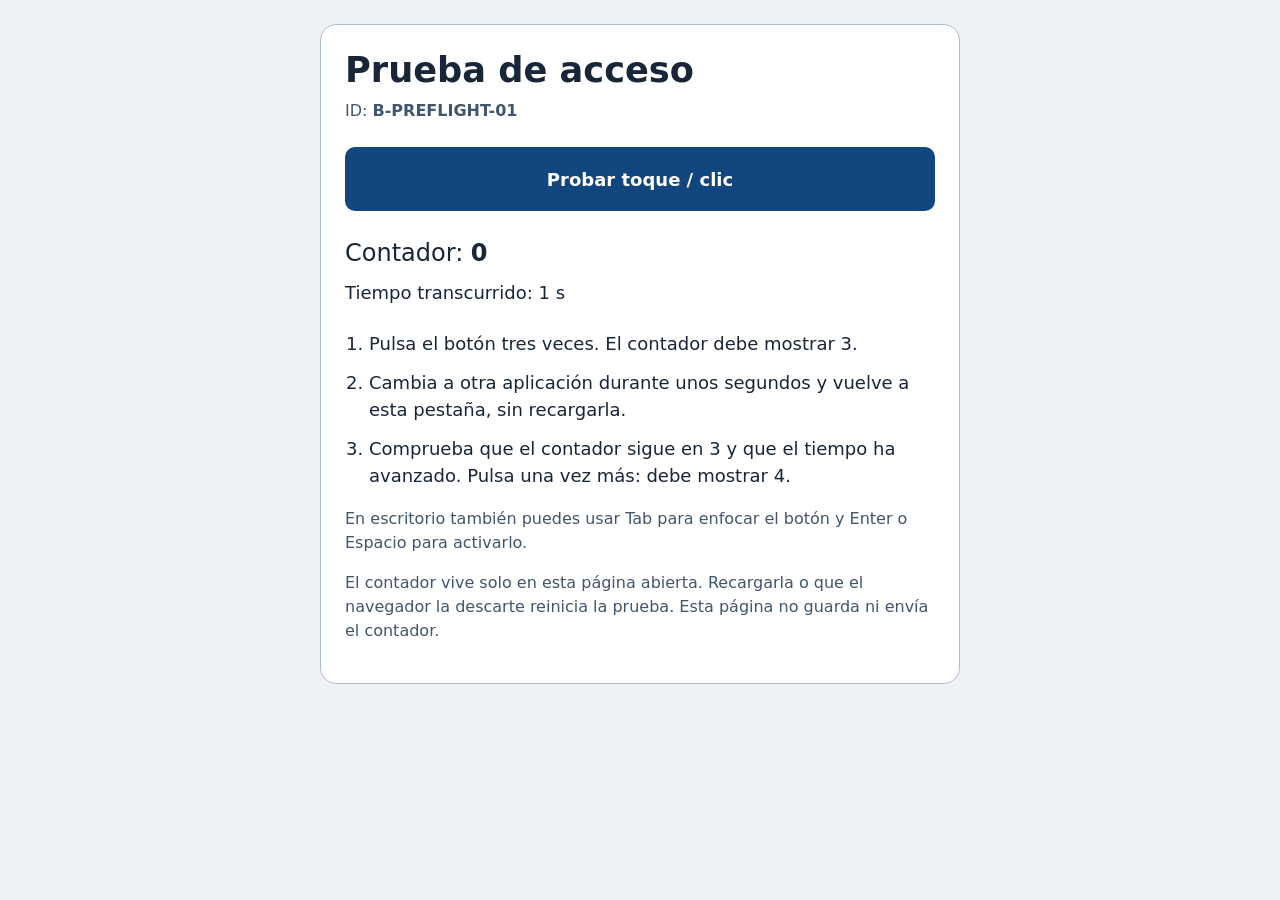
<file: index.html>
<!doctype html>
<html lang="es">
<head>
  <meta charset="utf-8">
  <meta name="viewport" content="width=device-width, initial-scale=1">
  <meta http-equiv="Content-Security-Policy" content="default-src 'none'; script-src 'unsafe-inline'; style-src 'unsafe-inline'; connect-src 'none'; form-action 'none'; base-uri 'none'">
  <title>Prueba de acceso</title>
  <style>
    * { box-sizing: border-box; }
    body { margin: 0; padding: 24px 16px; background: #eef2f6; color: #182638; font: 18px/1.5 system-ui, sans-serif; }
    main { width: 100%; max-width: 640px; margin: 0 auto; padding: 24px; border: 1px solid #aebdcd; border-radius: 16px; background: #fff; overflow-wrap: anywhere; }
    h1 { margin: 0 0 8px; font-size: clamp(1.6rem, 6vw, 2.2rem); line-height: 1.2; }
    .id { margin: 0 0 24px; color: #41556e; font-size: 1rem; }
    button { display: block; width: 100%; min-height: 64px; padding: 16px; border: 2px solid #12467e; border-radius: 10px; background: #12467e; color: #fff; font: inherit; font-weight: 700; cursor: pointer; touch-action: manipulation; }
    button:active { background: #08345f; }
    button:focus-visible { outline: 4px solid #a83b00; outline-offset: 4px; }
    .counter { margin: 24px 0 8px; font-size: 1.5rem; }
    .time { margin: 0 0 24px; }
    li + li { margin-top: 12px; }
    ol { padding-left: 24px; }
    .note { font-size: 1rem; color: #41556e; }
    @media (max-width: 360px) { main { padding: 20px 16px; } }
  </style>
</head>
<body>
  <main>
    <h1>Prueba de acceso</h1>
    <p class="id">ID: <strong>B-PREFLIGHT-01</strong></p>
    <button id="test-button" type="button">Probar toque / clic</button>
    <p class="counter" role="status" aria-live="polite" aria-atomic="true">Contador: <strong id="count">0</strong></p>
    <p class="time">Tiempo transcurrido: <span id="elapsed">0 s</span></p>
    <ol>
      <li>Pulsa el botón tres veces. El contador debe mostrar 3.</li>
      <li>Cambia a otra aplicación durante unos segundos y vuelve a esta pestaña, sin recargarla.</li>
      <li>Comprueba que el contador sigue en 3 y que el tiempo ha avanzado. Pulsa una vez más: debe mostrar 4.</li>
    </ol>
    <p class="note">En escritorio también puedes usar Tab para enfocar el botón y Enter o Espacio para activarlo.</p>
    <p class="note">El contador vive solo en esta página abierta. Recargarla o que el navegador la descarte reinicia la prueba. Esta página no guarda ni envía el contador.</p>
    <noscript><p>JavaScript está desactivado: el contador y el tiempo no funcionarán.</p></noscript>
  </main>
  <script>
    'use strict';
    const button = document.getElementById('test-button');
    const countDisplay = document.getElementById('count');
    const elapsedDisplay = document.getElementById('elapsed');
    const startedAt = Date.now();
    let count = 0;
    button.addEventListener('click', () => {
      count += 1;
      countDisplay.textContent = String(count);
    });
    function updateElapsed() {
      const seconds = Math.max(0, Math.floor((Date.now() - startedAt) / 1000));
      elapsedDisplay.textContent = String(seconds) + ' s';
    }
    setInterval(updateElapsed, 1000);
    document.addEventListener('visibilitychange', updateElapsed);
    window.addEventListener('pageshow', updateElapsed);
    updateElapsed();
  </script>
</body>
</html>
</file>
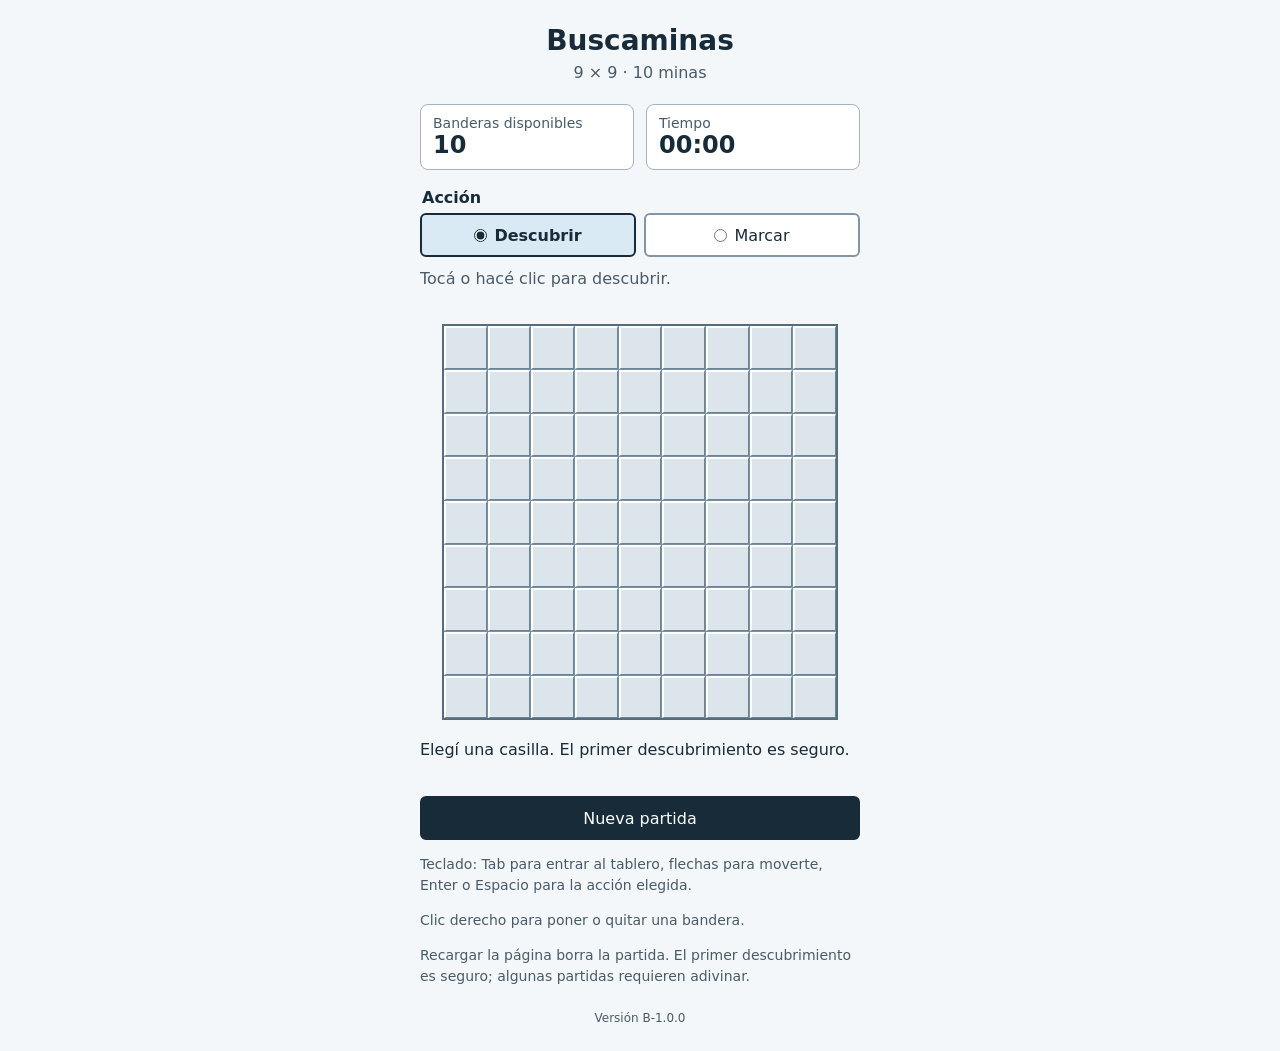
<file: buscaminas/index.html>
<!doctype html>
<html lang="es">
<head>
  <meta charset="utf-8">
  <meta name="viewport" content="width=device-width, initial-scale=1">
  <title>Buscaminas</title>
  <link rel="stylesheet" href="styles.css">
  <script src="engine.js" defer></script>
  <script src="app.js" defer></script>
</head>
<body>
  <main>
    <header><h1>Buscaminas</h1><p>9 × 9 · 10 minas</p></header>
    <div class="indicators">
      <div><span>Banderas disponibles</span><strong id="flags">10</strong></div>
      <div><span>Tiempo</span><strong id="time" aria-label="Tiempo transcurrido: 00:00">00:00</strong></div>
    </div>
    <fieldset id="actions"><legend>Acción</legend><div class="modes">
      <label><input type="radio" name="mode" value="reveal" checked> Descubrir</label>
      <label><input type="radio" name="mode" value="flag"> Marcar</label>
    </div></fieldset>
    <p id="instruction">Tocá o hacé clic para descubrir.</p>
    <div id="board" role="grid" aria-label="Tablero de Buscaminas" aria-rowcount="9" aria-colcount="9" aria-describedby="keyboard-help"></div>
    <p id="status" role="status" aria-live="polite" aria-atomic="true">Elegí una casilla. El primer descubrimiento es seguro.</p>
    <button id="new-game" type="button">Nueva partida</button>
    <div class="help"><p id="keyboard-help">Teclado: Tab para entrar al tablero, flechas para moverte, Enter o Espacio para la acción elegida.</p><p>Clic derecho para poner o quitar una bandera.</p><p>Recargar la página borra la partida. El primer descubrimiento es seguro; algunas partidas requieren adivinar.</p></div>
    <footer>Versión B-1.0.0</footer>
    <noscript>Necesitás activar JavaScript para jugar.</noscript>
  </main>
  <dialog id="restart-dialog" aria-labelledby="dialog-title" aria-describedby="dialog-description">
    <h2 id="dialog-title">¿Empezar una nueva partida?</h2><p id="dialog-description">Se perderá la partida actual.</p>
    <div class="dialog-actions"><button id="cancel-restart" type="button" autofocus>Seguir jugando</button><button id="confirm-restart" type="button">Nueva partida</button></div>
  </dialog>
</body>
</html>
</file>
<file: buscaminas/styles.css>
:root { font-family: system-ui, sans-serif; color: #172b38; background: #f4f7f9; font-size: 16px; }
* { box-sizing: border-box; }
body { margin: 0; padding: 24px 12px; }
main { max-width: 440px; margin: auto; }
header { text-align: center; }
h1 { font-size: 28px; margin: 0; }
header p { margin: 6px 0 22px; color: #485b68; }
.indicators { display: flex; flex-wrap: wrap; gap: 12px; margin-bottom: 18px; }
.indicators > div { flex: 1 1 130px; background: white; border: 1px solid #a3b3bf; border-radius: 8px; padding: 10px 12px; }
.indicators span { display: block; color: #485b68; font-size: 14px; }
.indicators strong { display: block; font-size: 24px; font-variant-numeric: tabular-nums; overflow-wrap: anywhere; }
fieldset { border: 0; margin: 0; padding: 0; }
legend { font-weight: 650; margin-bottom: 6px; }
.modes { display: flex; gap: 8px; }
.modes label { display: flex; align-items: center; justify-content: center; flex: 1; min-height: 44px; border: 2px solid #8197a6; border-radius: 6px; background: white; cursor: pointer; padding: 6px; }
.modes label:has(input:checked) { background: #daeaf5; border-color: #172b38; font-weight: 700; }
input { accent-color: #172b38; margin: 0 7px 0 0; }
#instruction { min-height: 2.7em; color: #485b68; margin: 12px 0; }
#board { width: min(396px, 100%); margin: auto; border: 2px solid #546e7e; background: #7c919f; display: grid; gap: 1px; }
.board-row { display: grid; grid-template-columns: repeat(9, minmax(0, 1fr)); gap: 1px; }
.cell { min-width: 0; min-height: 0; width: 100%; aspect-ratio: 1; padding: 0; border: 1px solid #6b8393; border-top: 2px solid white; border-left: 2px solid white; border-radius: 0; background: #dce5ec; color: #172b38; font-size: 18px; font-weight: 750; display: flex; justify-content: center; align-items: center; touch-action: manipulation; }
.cell.open { background: #fff; border: 1px solid #c3cfd7; cursor: default; }
.cell.mine { background: #f9e3d6; border: 1px solid #8d5741; }
.cell.detonated { border: 3px solid #872b16; background: #ffd6be; }
.cell.wrong { background: #fff1dd; border: 2px solid #872b16; }
.cell svg { width: 72%; height: 72%; }
button { font: inherit; cursor: pointer; min-height: 44px; min-width: 44px; border: 2px solid #172b38; border-radius: 6px; background: white; color: #172b38; padding: 10px 14px; }
:focus-visible { outline: 3px solid #172b38; outline-offset: 2px; }
.cell:focus-visible { position: relative; z-index: 1; outline-offset: 0; }
[aria-disabled="true"] { cursor: default; }
#status { min-height: 3em; line-height: 1.45; margin: 18px 0 10px; }
#new-game { width: 100%; background: #172b38; color: white; }
.help, footer { color: #485b68; font-size: 14px; line-height: 1.5; }
footer { text-align: center; margin-top: 22px; font-size: 12px; }
dialog { max-width: min(420px, calc(100% - 24px)); max-height: calc(100% - 24px); overflow: auto; padding: 20px; border: 2px solid #546e7e; border-radius: 10px; color: #172b38; }
dialog::backdrop { background: rgb(23 43 56 / 55%); }
dialog h2 { margin-top: 0; font-size: 22px; }
.dialog-actions { display: flex; flex-wrap: wrap; gap: 10px; }
.dialog-actions button { flex: 1 1 140px; }
@media (max-width: 380px) { body { padding-top: 16px; } }
</file>
